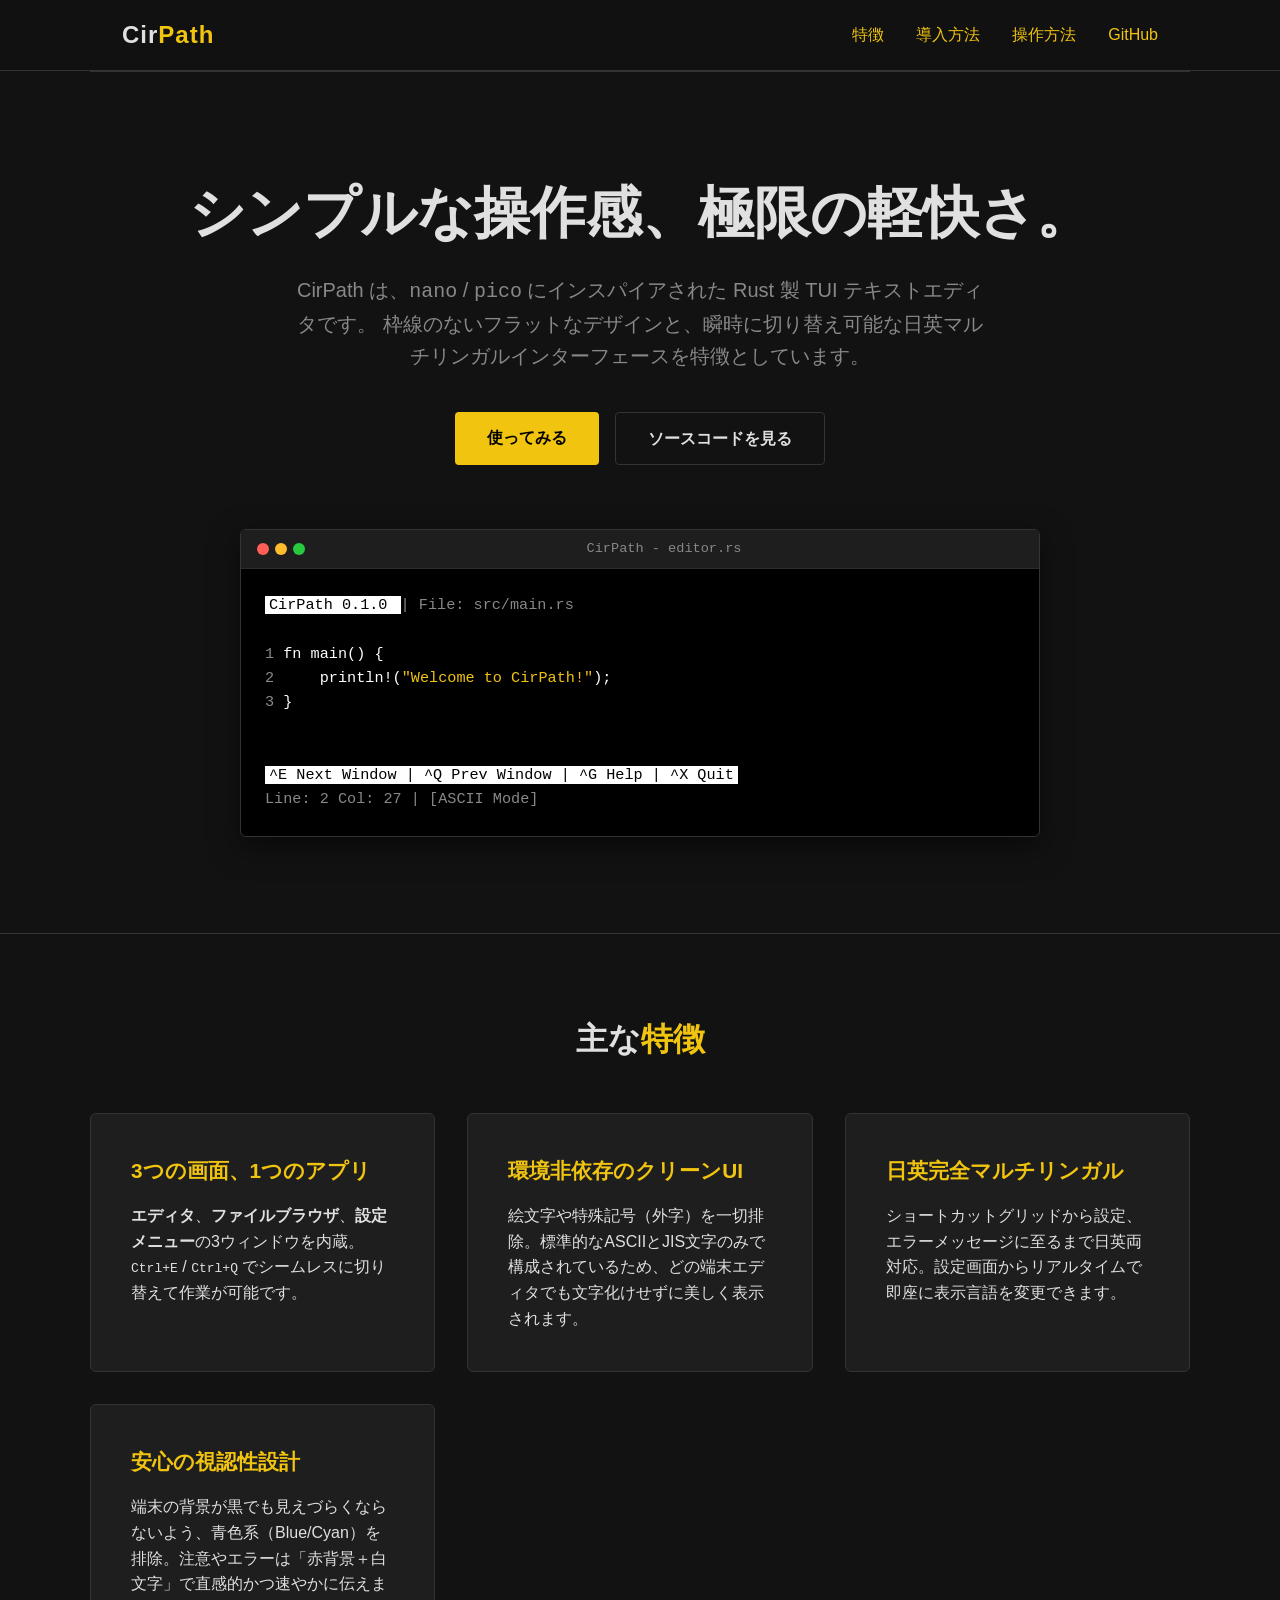
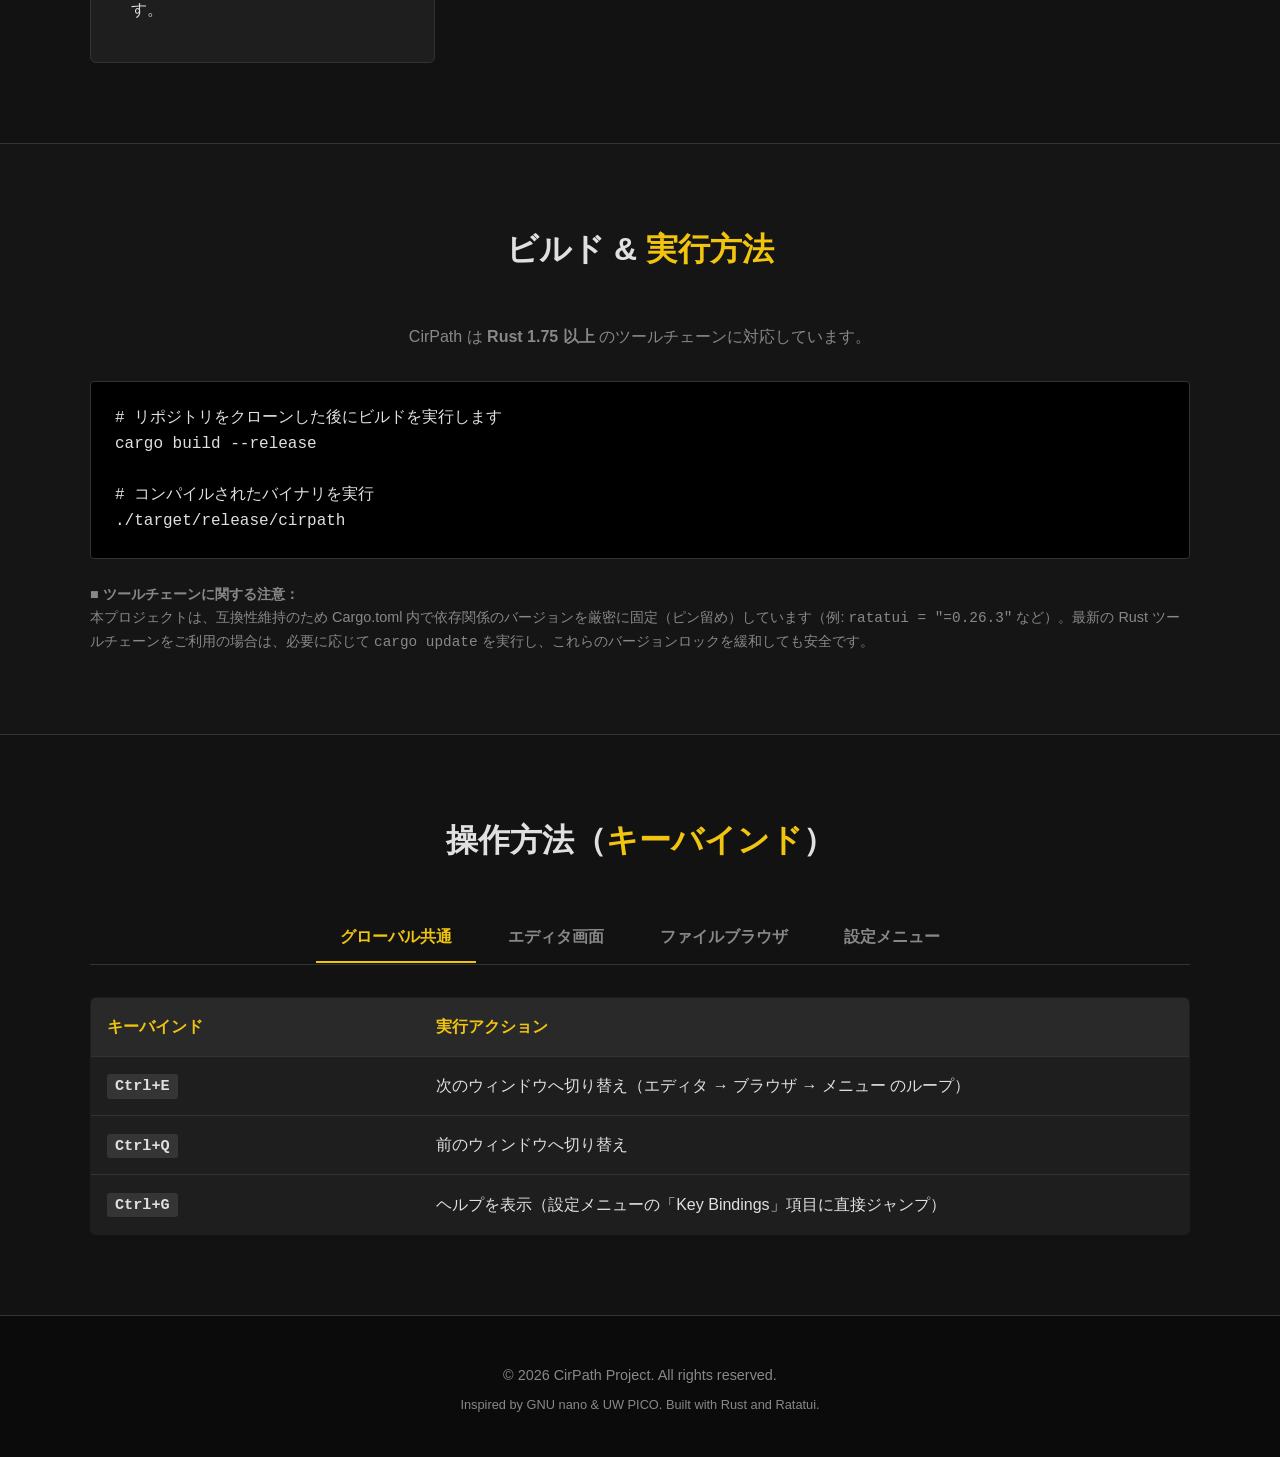
<file: docs/index.html>
<!doctype html>
<html lang="ja">
    <head>
        <meta charset="UTF-8" />
        <meta name="viewport" content="width=device-width, initial-scale=1.0" />
        <title>CirPath - Minimalist Rust TUI Text Editor</title>
        <style>
            /* CirPath カラーパレットを意識したダークテーマベースのCSS
          - メイン背景: #121212 (黒/ダークグレー)
          - アクセント色: #F1C40F (イエロー - ディレクトリ表示色)
          - エラー・警告色: #E74C3C (レッド)
          - テキスト: #E0E0E0 (白)
        */
            :root {
                --bg-color: #121212;
                --container-bg: #1e1e1e;
                --accent-color: #f1c40f;
                --text-color: #e0e0e0;
                --text-muted: #888888;
                --border-color: #333333;
                --error-color: #e74c3c;
                --font-family: "Segoe UI", Tahoma, Geneva, Verdana, sans-serif;
            }

            * {
                box-sizing: border-box;
                margin: 0;
                padding: 0;
            }

            body {
                background-color: var(--bg-color);
                color: var(--text-color);
                font-family: var(--font-family);
                line-height: 1.6;
            }

            a {
                color: var(--accent-color);
                text-decoration: none;
                transition: opacity 0.2s;
            }

            a:hover {
                opacity: 0.8;
            }

            /* ヘッダー・ナビゲーション */
            header {
                border-bottom: 1px solid var(--border-color);
                position: sticky;
                top: 0;
                background-color: rgba(18, 18, 18, 0.95);
                backdrop-filter: blur(5px);
                z-index: 100;
            }

            .nav-container {
                max-width: 1100px;
                margin: 0 auto;
                display: flex;
                justify-content: space-between;
                align-items: center;
                padding: 1rem 2rem;
            }

            .logo {
                font-size: 1.5rem;
                font-weight: bold;
                letter-spacing: 1px;
            }

            .logo span {
                color: var(--accent-color);
            }

            .nav-links {
                display: flex;
                list-style: none;
                gap: 2rem;
            }

            /* ヒーローセクション */
            .hero {
                max-width: 1100px;
                margin: 0 auto;
                padding: 6rem 2rem;
                text-align: center;
            }

            .hero h1 {
                font-size: 3.5rem;
                margin-bottom: 1rem;
                font-weight: 800;
            }

            .hero h1 span {
                color: var(--accent-color);
            }

            .hero p {
                font-size: 1.25rem;
                color: var(--text-muted);
                max-width: 700px;
                margin: 0 auto 2.5rem auto;
            }

            .cta-buttons {
                display: flex;
                justify-content: center;
                gap: 1rem;
                flex-wrap: wrap;
            }

            .btn {
                display: inline-block;
                padding: 0.8rem 2rem;
                font-weight: bold;
                border-radius: 4px;
                transition: all 0.2s ease;
                cursor: pointer;
            }

            .btn-primary {
                background-color: var(--accent-color);
                color: #000;
            }

            .btn-primary:hover {
                background-color: #dfb30d;
                opacity: 1;
            }

            .btn-secondary {
                background-color: transparent;
                color: var(--text-color);
                border: 1px solid var(--border-color);
            }

            .btn-secondary:hover {
                background-color: var(--border-color);
                opacity: 1;
            }

            /* ターミナル風デモ画面 */
            .terminal-demo {
                max-width: 800px;
                margin: 0 auto;
                background-color: #000;
                border: 1px solid var(--border-color);
                border-radius: 6px;
                overflow: hidden;
                box-shadow: 0 10px 30px rgba(0, 0, 0, 0.5);
                text-align: left;
            }

            .terminal-header {
                background-color: #1e1e1e;
                padding: 0.5rem 1rem;
                display: flex;
                justify-content: space-between;
                align-items: center;
                border-bottom: 1px solid #2d2d2d;
            }

            .terminal-buttons {
                display: flex;
                gap: 6px;
            }

            .t-btn {
                width: 12px;
                height: 12px;
                border-radius: 50%;
                background-color: #333;
            }

            .t-title {
                font-size: 0.85rem;
                color: var(--text-muted);
                font-family: monospace;
            }

            .terminal-body {
                padding: 1.5rem;
                font-family: "Courier New", Courier, monospace;
                font-size: 0.95rem;
                color: #fff;
            }

            .t-yellow {
                color: var(--accent-color);
            }
            .t-gray {
                color: var(--text-muted);
            }
            .t-red-bg {
                background-color: var(--error-color);
                color: #fff;
                padding: 0 4px;
            }
            .t-reverse {
                background-color: #fff;
                color: #000;
                padding: 0 4px;
            }

            /* コンテンツセクション共通 */
            section {
                padding: 5rem 2rem;
                border-top: 1px solid var(--border-color);
            }

            .section-container {
                max-width: 1100px;
                margin: 0 auto;
            }

            .section-title {
                font-size: 2rem;
                margin-bottom: 3rem;
                text-align: center;
            }

            .section-title span {
                color: var(--accent-color);
            }

            /* 特徴（Features） */
            .features-grid {
                display: grid;
                grid-template-columns: repeat(auto-fit, minmax(300px, 1fr));
                gap: 2rem;
            }

            .feature-card {
                background-color: var(--container-bg);
                padding: 2.5rem;
                border-radius: 6px;
                border: 1px solid var(--border-color);
            }

            .feature-card h3 {
                font-size: 1.3rem;
                margin-bottom: 1rem;
                color: var(--accent-color);
            }

            /* インストール・ビルド */
            .code-block {
                background-color: #000;
                padding: 1.5rem;
                border-radius: 4px;
                border: 1px solid var(--border-color);
                font-family: monospace;
                font-size: 1rem;
                overflow-x: auto;
                position: relative;
                margin-bottom: 1.5rem;
            }

            .code-block pre {
                margin: 0;
            }

            .build-notes {
                color: var(--text-muted);
                font-size: 0.9rem;
            }

            /* 操作方法（キーバインド）のタブ切り替え */
            .tab-container {
                margin-top: 2rem;
            }

            .tabs {
                display: flex;
                justify-content: center;
                gap: 0.5rem;
                margin-bottom: 2rem;
                border-bottom: 1px solid var(--border-color);
                padding-bottom: 1px;
            }

            .tab-button {
                background: none;
                border: none;
                color: var(--text-muted);
                padding: 0.8rem 1.5rem;
                font-size: 1rem;
                font-weight: bold;
                cursor: pointer;
                border-bottom: 2px solid transparent;
                transition: all 0.2s;
            }

            .tab-button:hover {
                color: var(--text-color);
            }

            .tab-button.active {
                color: var(--accent-color);
                border-bottom-color: var(--accent-color);
            }

            .tab-content {
                display: none;
            }

            .tab-content.active {
                display: block;
            }

            /* テーブルスタイル */
            table {
                width: 100%;
                border-collapse: collapse;
                margin-top: 1rem;
                background-color: var(--container-bg);
                border-radius: 6px;
                overflow: hidden;
                border: 1px solid var(--border-color);
            }

            th,
            td {
                padding: 1rem;
                text-align: left;
                border-bottom: 1px solid var(--border-color);
            }

            th {
                background-color: rgba(255, 255, 255, 0.05);
                font-weight: bold;
                color: var(--accent-color);
            }

            tr:last-child td {
                border-bottom: none;
            }

            td strong {
                font-family: monospace;
                background-color: rgba(255, 255, 255, 0.1);
                padding: 0.2rem 0.5rem;
                border-radius: 3px;
                font-size: 0.95rem;
            }

            /* フッター */
            footer {
                background-color: #0b0b0b;
                padding: 3rem 2rem;
                text-align: center;
                border-top: 1px solid var(--border-color);
                color: var(--text-muted);
                font-size: 0.9rem;
            }

            /* レスポンシブ調整 */
            @media (max-width: 768px) {
                .nav-container {
                    flex-direction: column;
                    gap: 1rem;
                }
                .hero h1 {
                    font-size: 2.5rem;
                }
                .nav-links {
                    gap: 1rem;
                }
                th,
                td {
                    padding: 0.75rem 0.5rem;
                    font-size: 0.9rem;
                }
            }
        </style>
    </head>
    <body>
        <header>
            <div class="nav-container">
                <div class="logo">Cir<span>Path</span></div>
                <ul class="nav-links">
                    <li><a href="#features">特徴</a></li>
                    <li><a href="#install">導入方法</a></li>
                    <li><a href="#controls">操作方法</a></li>
                    <li>
                        <a
                            href="https://github.com/sibainugameing/cirpath"
                            target="_blank"
                            >GitHub</a
                        >
                    </li>
                </ul>
            </div>
        </header>

        <section class="hero">
            <h1>シンプルな操作感、極限の軽快さ。</h1>
            <p>
                CirPath は、<code>nano</code> /
                <code>pico</code> にインスパイアされた Rust 製 TUI
                テキストエディタです。
                枠線のないフラットなデザインと、瞬時に切り替え可能な日英マルチリンガルインターフェースを特徴としています。
            </p>
            <div class="cta-buttons" style="margin-bottom: 4rem">
                <a href="#install" class="btn btn-primary">使ってみる</a>
                <a
                    href="https://github.com/sibainugameing/cirpath"
                    target="_blank"
                    class="btn btn-secondary"
                    >ソースコードを見る</a
                >
            </div>

            <div class="terminal-demo">
                <div class="terminal-header">
                    <div class="terminal-buttons">
                        <div
                            class="t-btn"
                            style="background-color: #ff5f56"
                        ></div>
                        <div
                            class="t-btn"
                            style="background-color: #ffbd2e"
                        ></div>
                        <div
                            class="t-btn"
                            style="background-color: #27c93f"
                        ></div>
                    </div>
                    <div class="t-title">CirPath - editor.rs</div>
                    <div></div>
                </div>
                <div class="terminal-body">
                    <span class="t-reverse"> CirPath 0.1.0 </span>
                    <span class="t-gray">| File: src/main.rs</span><br /><br />
                    <span class="t-gray">1</span> fn main() {<br />
                    <span class="t-gray">2</span>
                    &nbsp;&nbsp;&nbsp;&nbsp;println!(<span class="t-yellow"
                        >"Welcome to CirPath!"</span
                    >);<br />
                    <span class="t-gray">3</span> }<br />
                    <br />
                    <br />
                    <span class="t-reverse"
                        >^E Next Window | ^Q Prev Window | ^G Help | ^X
                        Quit</span
                    ><br />
                    <span class="t-gray">Line: 2 Col: 27 | [ASCII Mode]</span>
                </div>
            </div>
        </section>

        <section id="features">
            <div class="section-container">
                <h2 class="section-title">主な<span>特徴</span></h2>
                <div class="features-grid">
                    <div class="feature-card">
                        <h3>3つの画面、1つのアプリ</h3>
                        <p>
                            <strong>エディタ</strong
                            >、<strong>ファイルブラウザ</strong>、<strong>設定メニュー</strong>の3ウィンドウを内蔵。<code
                                >Ctrl+E</code
                            >
                            /
                            <code>Ctrl+Q</code>
                            でシームレスに切り替えて作業が可能です。
                        </p>
                    </div>
                    <div class="feature-card">
                        <h3>環境非依存のクリーンUI</h3>
                        <p>
                            絵文字や特殊記号（外字）を一切排除。標準的なASCIIとJIS文字のみで構成されているため、どの端末エディタでも文字化けせずに美しく表示されます。
                        </p>
                    </div>
                    <div class="feature-card">
                        <h3>日英完全マルチリンガル</h3>
                        <p>
                            ショートカットグリッドから設定、エラーメッセージに至るまで日英両対応。設定画面からリアルタイムで即座に表示言語を変更できます。
                        </p>
                    </div>
                    <div class="feature-card">
                        <h3>安心の視認性設計</h3>
                        <p>
                            端末の背景が黒でも見えづらくならないよう、青色系（Blue/Cyan）を排除。注意やエラーは「赤背景＋白文字」で直感的かつ速やかに伝えます。
                        </p>
                    </div>
                </div>
            </div>
        </section>

        <section
            id="install"
            style="background-color: rgba(255, 255, 255, 0.01)"
        >
            <div class="section-container">
                <h2 class="section-title">
                    ビルド &amp; <span>実行方法</span>
                </h2>
                <p
                    style="
                        margin-bottom: 2rem;
                        text-align: center;
                        color: var(--text-muted);
                    "
                >
                    CirPath は
                    <strong>Rust 1.75 以上</strong>
                    のツールチェーンに対応しています。
                </p>

                <div class="code-block">
                    <pre>
# リポジトリをクローンした後にビルドを実行します
cargo build --release

# コンパイルされたバイナリを実行
./target/release/cirpath</pre
                    >
                </div>

                <div class="build-notes">
                    <p><strong>■ ツールチェーンに関する注意：</strong></p>
                    <p>
                        本プロジェクトは、互換性維持のため Cargo.toml
                        内で依存関係のバージョンを厳密に固定（ピン留め）しています（例:
                        <code>ratatui = "=0.26.3"</code> など）。最新の Rust
                        ツールチェーンをご利用の場合は、必要に応じて
                        <code>cargo update</code>
                        を実行し、これらのバージョンロックを緩和しても安全です。
                    </p>
                </div>
            </div>
        </section>

        <section id="controls">
            <div class="section-container">
                <h2 class="section-title">
                    操作方法（<span>キーバインド</span>）
                </h2>

                <div class="tab-container">
                    <div class="tabs">
                        <button
                            class="tab-button active"
                            onclick="switchTab(event, 'global')"
                        >
                            グローバル共通
                        </button>
                        <button
                            class="tab-button"
                            onclick="switchTab(event, 'editor')"
                        >
                            エディタ画面
                        </button>
                        <button
                            class="tab-button"
                            onclick="switchTab(event, 'browser')"
                        >
                            ファイルブラウザ
                        </button>
                        <button
                            class="tab-button"
                            onclick="switchTab(event, 'menu')"
                        >
                            設定メニュー
                        </button>
                    </div>

                    <div id="global" class="tab-content active">
                        <table>
                            <thead>
                                <tr>
                                    <th style="width: 30%">キーバインド</th>
                                    <th>実行アクション</th>
                                </tr>
                            </thead>
                            <tbody>
                                <tr>
                                    <td><strong>Ctrl+E</strong></td>
                                    <td>
                                        次のウィンドウへ切り替え（エディタ →
                                        ブラウザ → メニュー のループ）
                                    </td>
                                </tr>
                                <tr>
                                    <td><strong>Ctrl+Q</strong></td>
                                    <td>前のウィンドウへ切り替え</td>
                                </tr>
                                <tr>
                                    <td><strong>Ctrl+G</strong></td>
                                    <td>
                                        ヘルプを表示（設定メニューの「Key
                                        Bindings」項目に直接ジャンプ）
                                    </td>
                                </tr>
                            </tbody>
                        </table>
                    </div>

                    <div id="editor" class="tab-content">
                        <table>
                            <thead>
                                <tr>
                                    <th style="width: 30%">キーバインド</th>
                                    <th>実行アクション</th>
                                </tr>
                            </thead>
                            <tbody>
                                <tr>
                                    <td><strong>任意の文字キー</strong></td>
                                    <td>
                                        カーソル位置に文字を挿入（日本語IMEはOS標準システムがそのまま機能します）
                                    </td>
                                </tr>
                                <tr>
                                    <td><strong>Enter</strong></td>
                                    <td>改行を挿入</td>
                                </tr>
                                <tr>
                                    <td><strong>Backspace / Delete</strong></td>
                                    <td>
                                        カーソルの前/後ろの文字を削除（行の結合も可能）
                                    </td>
                                </tr>
                                <tr>
                                    <td>
                                        <strong
                                            >矢印キー / Home / End / PageUp /
                                            PageDown</strong
                                        >
                                    </td>
                                    <td>カーソルの移動</td>
                                </tr>
                                <tr>
                                    <td><strong>Ctrl+S</strong></td>
                                    <td>ファイルの保存</td>
                                </tr>
                                <tr>
                                    <td><strong>Ctrl+O</strong></td>
                                    <td>
                                        名前を付けて保存（Save As / Write
                                        Out）※プロンプトが表示されます
                                    </td>
                                </tr>
                                <tr>
                                    <td><strong>Ctrl+R</strong></td>
                                    <td>
                                        別のファイルの内容を現在位置に挿入（Read
                                        File）
                                    </td>
                                </tr>
                                <tr>
                                    <td><strong>Ctrl+W</strong></td>
                                    <td>
                                        テキストの検索（Where
                                        Is）。空欄でEnterを押すと前回の検索をリピート
                                    </td>
                                </tr>
                                <tr>
                                    <td><strong>Ctrl+\</strong></td>
                                    <td>
                                        テキスト置換。検索語と置換語を入力し、すべてのマッチを置換
                                    </td>
                                </tr>
                                <tr>
                                    <td><strong>Ctrl+_</strong></td>
                                    <td>指定した行番号にジャンプ</td>
                                </tr>
                                <tr>
                                    <td><strong>Ctrl+K</strong></td>
                                    <td>
                                        現在の行を切り取り（カット）。連続で押すとクリップボードに累積されます
                                    </td>
                                </tr>
                                <tr>
                                    <td><strong>Ctrl+U</strong></td>
                                    <td>
                                        カットした行を貼り付け（Paste / UnCut）
                                    </td>
                                </tr>
                                <tr>
                                    <td><strong>Ctrl+C</strong></td>
                                    <td>
                                        現在のカーソル位置（行・列）および総行数をステータスバーに表示
                                    </td>
                                </tr>
                                <tr>
                                    <td><strong>Ctrl+X</strong></td>
                                    <td>
                                        終了。未保存の変更がある場合は、確認プロンプトが表示されます
                                    </td>
                                </tr>
                                <tr>
                                    <td><strong>Esc</strong></td>
                                    <td>
                                        各プロンプト（検索、置換、保存、行ジャンプなど）のキャンセル
                                    </td>
                                </tr>
                            </tbody>
                        </table>
                    </div>

                    <div id="browser" class="tab-content">
                        <table>
                            <thead>
                                <tr>
                                    <th style="width: 30%">キーバインド</th>
                                    <th>実行アクション</th>
                                </tr>
                            </thead>
                            <tbody>
                                <tr>
                                    <td><strong>Up / Down</strong></td>
                                    <td>
                                        選択する項目（ファイル・フォルダ）を移動
                                    </td>
                                </tr>
                                <tr>
                                    <td><strong>Enter / Right</strong></td>
                                    <td>
                                        選択したフォルダに入る、またはファイルを開く
                                    </td>
                                </tr>
                                <tr>
                                    <td>
                                        <strong>Backspace / Left / u</strong>
                                    </td>
                                    <td>親ディレクトリに移動する</td>
                                </tr>
                                <tr>
                                    <td><strong>g</strong></td>
                                    <td>
                                        絶対パスまたは相対パスを直接入力してジャンプ（現在の位置以外へも移動可能）
                                    </td>
                                </tr>
                                <tr>
                                    <td><strong>n</strong></td>
                                    <td>
                                        現在のディレクトリに新規ファイルを作成
                                    </td>
                                </tr>
                                <tr>
                                    <td><strong>N (Shift+n)</strong></td>
                                    <td>
                                        現在のディレクトリに新規フォルダを作成
                                    </td>
                                </tr>
                                <tr>
                                    <td><strong>r</strong></td>
                                    <td>
                                        選択中のファイルまたはフォルダの名前を変更
                                    </td>
                                </tr>
                                <tr>
                                    <td><strong>d</strong></td>
                                    <td>
                                        選択中のファイルまたはフォルダを削除（y/n
                                        の確認プロンプトが出ます）
                                    </td>
                                </tr>
                                <tr>
                                    <td><strong>Ctrl+H</strong></td>
                                    <td>
                                        隠しファイル（ドットファイル）の表示/非表示を切り替え
                                    </td>
                                </tr>
                                <tr>
                                    <td><strong>Esc</strong></td>
                                    <td>入力プロンプトのキャンセル</td>
                                </tr>
                            </tbody>
                        </table>
                    </div>

                    <div id="menu" class="tab-content">
                        <table>
                            <thead>
                                <tr>
                                    <th style="width: 30%">キーバインド</th>
                                    <th>実行アクション</th>
                                </tr>
                            </thead>
                            <tbody>
                                <tr>
                                    <td><strong>Left / Right</strong></td>
                                    <td>
                                        左側のカテゴリパネルと、右側の詳細設定パネルの間でフォーカスを切り替え
                                    </td>
                                </tr>
                                <tr>
                                    <td><strong>Up / Down</strong></td>
                                    <td>
                                        フォーカスしているパネル内で項目を移動
                                    </td>
                                </tr>
                                <tr>
                                    <td><strong>Enter</strong></td>
                                    <td>
                                        左パネル：右パネルに移動<br />右パネル：選択した設定を適用、または有効/無効の切り替え
                                    </td>
                                </tr>
                            </tbody>
                        </table>
                        <div class="build-notes" style="margin-top: 1.5rem">
                            <p><strong>■ 設定カテゴリについて：</strong></p>
                            <p>
                                <strong>General</strong> (言語の変更)、<strong
                                    >Editor</strong
                                >
                                (エディタ動作)、<strong>File Browser</strong>
                                (ブラウザ動作)、<strong>Key Bindings</strong>
                                (確認用一覧リスト)、<strong>Config File</strong>
                                (<code>config.toml</code>をエディタで直接開いて編集)、<strong
                                    >About</strong
                                >
                                の各カテゴリがあります。変更は即座に反映され、<code>~/.config/cirpath/config.toml</code>に自動保存されます。
                            </p>
                        </div>
                    </div>
                </div>
            </div>
        </section>

        <footer>
            <div class="section-container">
                <p>&copy; 2026 CirPath Project. All rights reserved.</p>
                <p style="margin-top: 0.5rem; font-size: 0.8rem">
                    Inspired by GNU nano &amp; UW PICO. Built with Rust and
                    Ratatui.
                </p>
            </div>
        </footer>

        <script>
            function switchTab(event, tabId) {
                // すべてのタブコンテンツを非表示にする
                const tabContents = document.querySelectorAll(".tab-content");
                tabContents.forEach((content) => {
                    content.classList.remove("active");
                });

                // すべてのタブボタンのアクティブクラスを解除
                const tabButtons = document.querySelectorAll(".tab-button");
                tabButtons.forEach((button) => {
                    button.classList.remove("active");
                });

                // クリックされたタブとボタンをアクティブにする
                document.getElementById(tabId).classList.add("active");
                event.currentTarget.classList.add("active");
            }
        </script>
    </body>
</html>
</file>
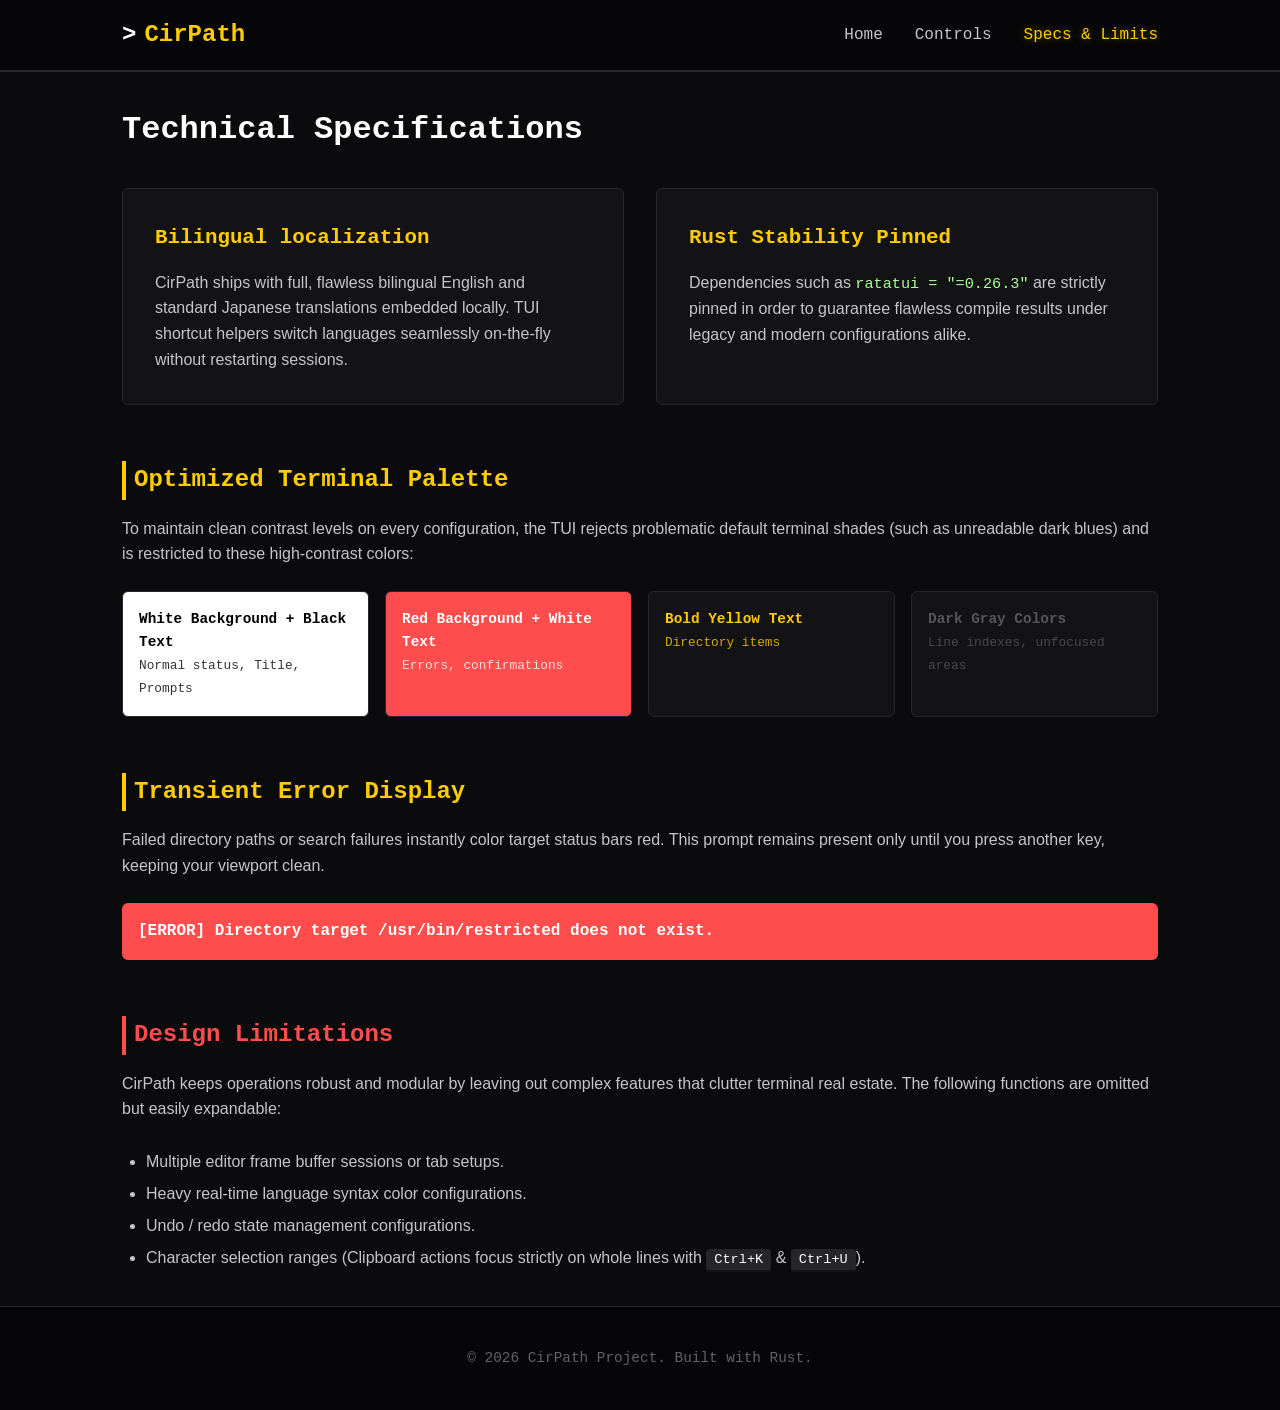
<file: docs/about.html>
<!doctype html>
<html lang="en">
    <head>
        <meta charset="UTF-8" />
        <meta name="viewport" content="width=device-width, initial-scale=1.0" />
        <title>Specs & Limits - CirPath</title>
        <link rel="stylesheet" href="style.css" />
    </head>
    <body>
        <header>
            <div class="nav-container">
                <a href="index.html" class="logo">CirPath</a>
                <button
                    class="menu-toggle"
                    id="menu-toggle"
                    aria-label="Toggle navigation menu"
                >
                    <span></span>
                    <span></span>
                    <span></span>
                </button>
                <nav>
                    <ul id="nav-links">
                        <li><a href="index.html">Home</a></li>
                        <li><a href="docs.html">Controls</a></li>
                        <li>
                            <a href="about.html" class="active"
                                >Specs & Limits</a
                            >
                        </li>
                    </ul>
                </nav>
            </div>
        </header>

        <main>
            <h1
                style="
                    margin-bottom: 2rem;
                    font-family: var(--font-mono);
                    color: var(--text-light);
                "
            >
                Technical Specifications
            </h1>

            <div class="grid">
                <div class="card">
                    <h3>Bilingual localization</h3>
                    <p>
                        CirPath ships with full, flawless bilingual English and
                        standard Japanese translations embedded locally. TUI
                        shortcut helpers switch languages seamlessly on-the-fly
                        without restarting sessions.
                    </p>
                </div>
                <div class="card">
                    <h3>Rust Stability Pinned</h3>
                    <p>
                        Dependencies such as
                        <code>ratatui = "=0.26.3"</code> are strictly pinned in
                        order to guarantee flawless compile results under legacy
                        and modern configurations alike.
                    </p>
                </div>
            </div>

            <section style="margin-bottom: 3.5rem">
                <h2
                    style="
                        color: var(--accent-yellow);
                        margin-bottom: 1rem;
                        border-left: 4px solid var(--accent-yellow);
                        padding-left: 0.5rem;
                        font-family: var(--font-mono);
                    "
                >
                    Optimized Terminal Palette
                </h2>
                <p style="margin-bottom: 1.5rem">
                    To maintain clean contrast levels on every configuration,
                    the TUI rejects problematic default terminal shades (such as
                    unreadable dark blues) and is restricted to these
                    high-contrast colors:
                </p>

                <div class="color-palette-grid">
                    <div
                        class="color-box"
                        style="background-color: #ffffff; color: #000000"
                    >
                        White Background + Black Text<br />
                        <span
                            style="
                                font-size: 0.8rem;
                                opacity: 0.8;
                                font-weight: normal;
                            "
                            >Normal status, Title, Prompts</span
                        >
                    </div>
                    <div
                        class="color-box"
                        style="
                            background-color: var(--accent-red);
                            color: #ffffff;
                        "
                    >
                        Red Background + White Text<br />
                        <span
                            style="
                                font-size: 0.8rem;
                                opacity: 0.8;
                                font-weight: normal;
                            "
                            >Errors, confirmations</span
                        >
                    </div>
                    <div
                        class="color-box"
                        style="
                            background-color: #131316;
                            color: var(--accent-yellow);
                        "
                    >
                        Bold Yellow Text<br />
                        <span
                            style="
                                font-size: 0.8rem;
                                opacity: 0.8;
                                font-weight: normal;
                            "
                            >Directory items</span
                        >
                    </div>
                    <div
                        class="color-box"
                        style="background-color: #131316; color: #55555c"
                    >
                        Dark Gray Colors<br />
                        <span
                            style="
                                font-size: 0.8rem;
                                opacity: 0.8;
                                font-weight: normal;
                            "
                            >Line indexes, unfocused areas</span
                        >
                    </div>
                </div>
            </section>

            <section style="margin-bottom: 3.5rem">
                <h2
                    style="
                        color: var(--accent-yellow);
                        margin-bottom: 1rem;
                        border-left: 4px solid var(--accent-yellow);
                        padding-left: 0.5rem;
                        font-family: var(--font-mono);
                    "
                >
                    Transient Error Display
                </h2>
                <p style="margin-bottom: 1rem">
                    Failed directory paths or search failures instantly color
                    target status bars red. This prompt remains present only
                    until you press another key, keeping your viewport clean.
                </p>
                <div class="error-callout">
                    [ERROR] Directory target /usr/bin/restricted does not exist.
                </div>
            </section>

            <section style="margin-bottom: 2rem">
                <h2
                    style="
                        color: var(--accent-red);
                        margin-bottom: 1rem;
                        border-left: 4px solid var(--accent-red);
                        padding-left: 0.5rem;
                        font-family: var(--font-mono);
                    "
                >
                    Design Limitations
                </h2>
                <p>
                    CirPath keeps operations robust and modular by leaving out
                    complex features that clutter terminal real estate. The
                    following functions are omitted but easily expandable:
                </p>
                <ul
                    style="
                        margin: 1.5rem 0;
                        padding-left: 1.5rem;
                        line-height: 2;
                    "
                >
                    <li>
                        Multiple editor frame buffer sessions or tab setups.
                    </li>
                    <li>
                        Heavy real-time language syntax color configurations.
                    </li>
                    <li>Undo / redo state management configurations.</li>
                    <li>
                        Character selection ranges (Clipboard actions focus
                        strictly on whole lines with <kbd>Ctrl+K</kbd> &
                        <kbd>Ctrl+U</kbd>).
                    </li>
                </ul>
            </section>
        </main>

        <footer>&copy; 2026 CirPath Project. Built with Rust.</footer>

        <script src="app.js"></script>
    </body>
</html>
</file>
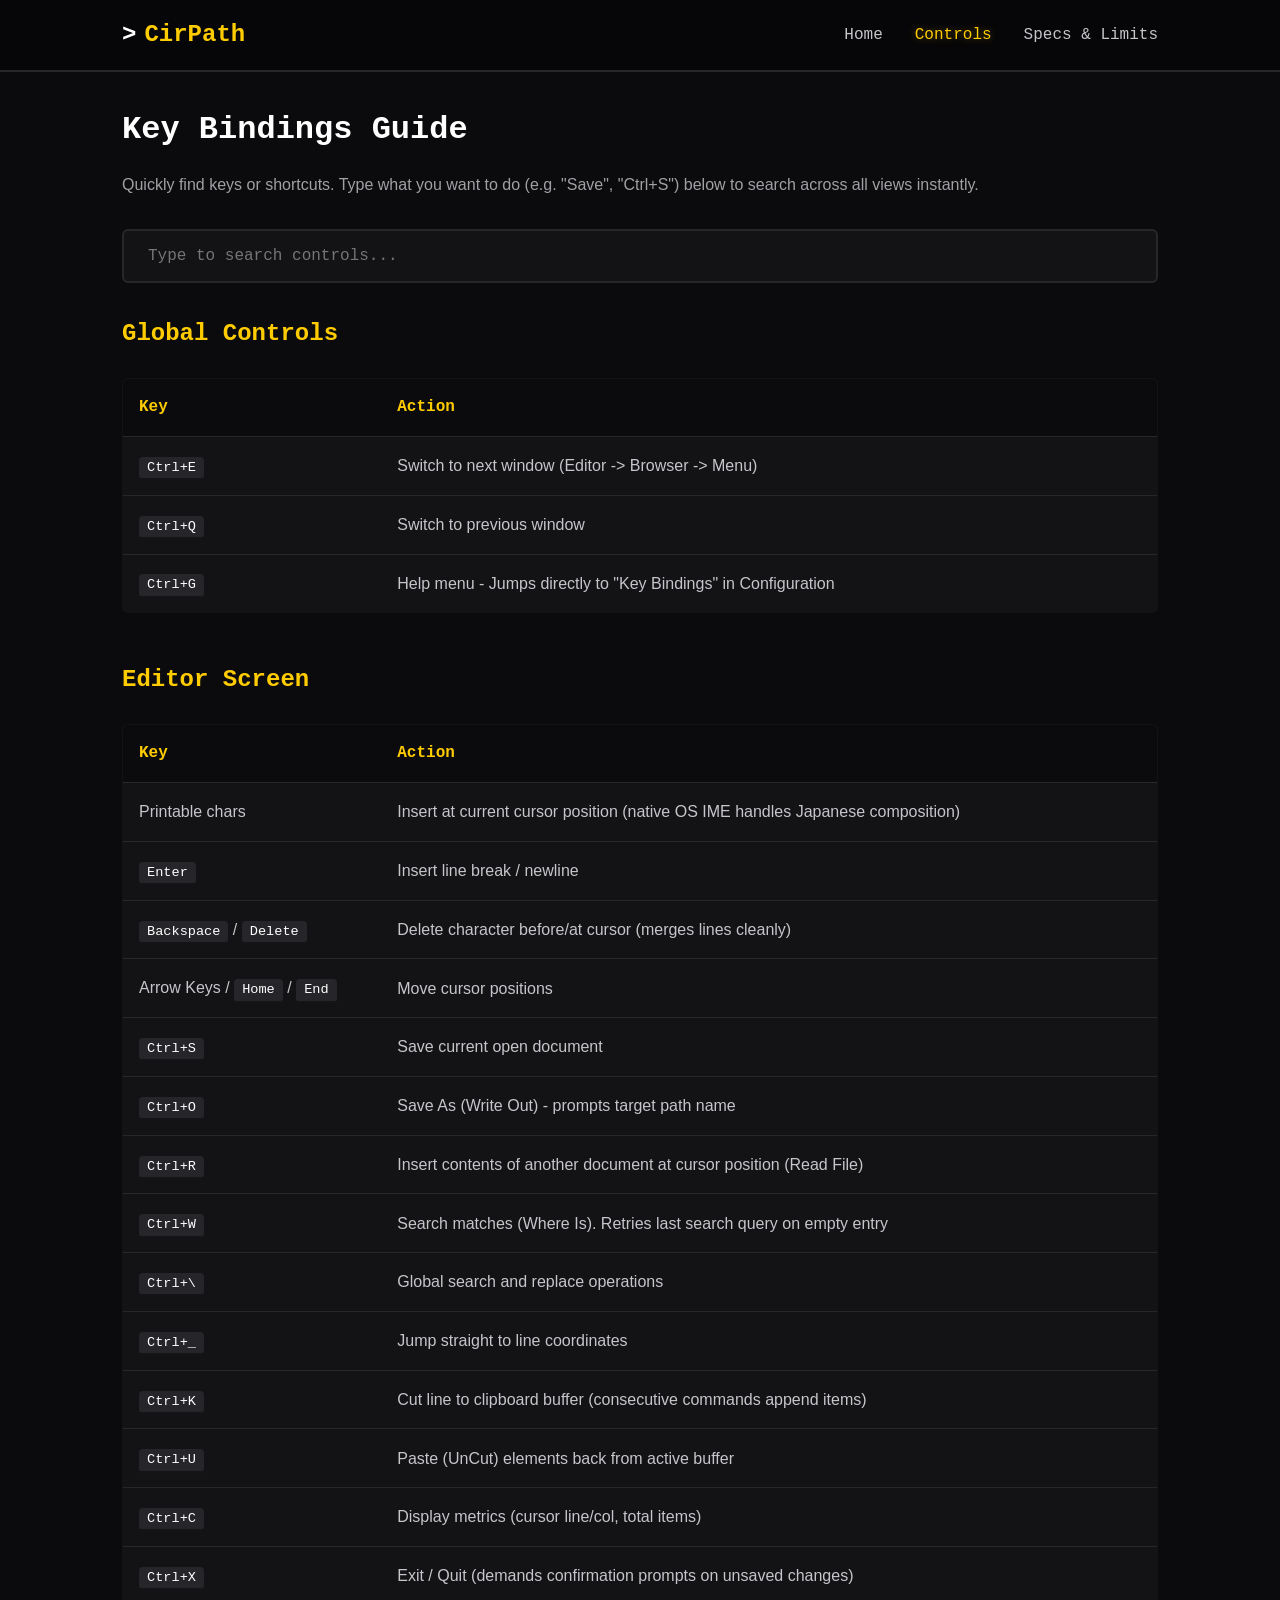
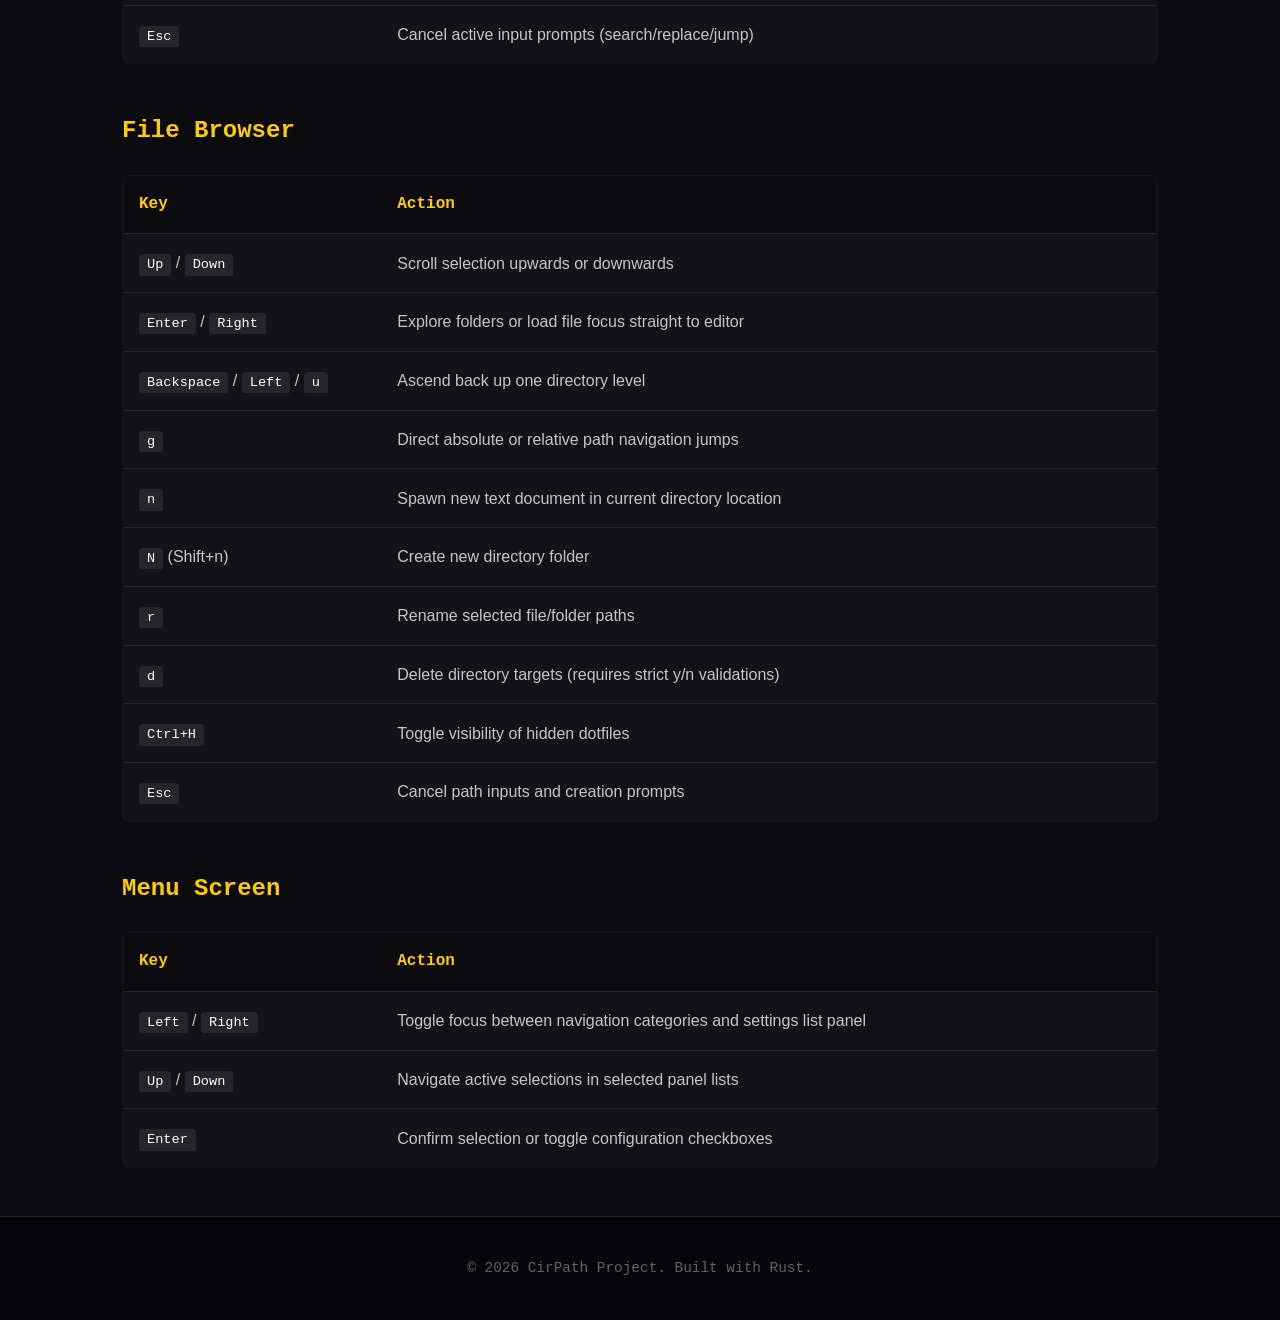
<file: docs/docs.html>
<!doctype html>
<html lang="en">
    <head>
        <meta charset="UTF-8" />
        <meta name="viewport" content="width=device-width, initial-scale=1.0" />
        <title>Controls - CirPath</title>
        <link rel="stylesheet" href="style.css" />
    </head>
    <body>
        <header>
            <div class="nav-container">
                <a href="index.html" class="logo">CirPath</a>
                <button
                    class="menu-toggle"
                    id="menu-toggle"
                    aria-label="Toggle navigation menu"
                >
                    <span></span>
                    <span></span>
                    <span></span>
                </button>
                <nav>
                    <ul id="nav-links">
                        <li><a href="index.html">Home</a></li>
                        <li><a href="docs.html" class="active">Controls</a></li>
                        <li><a href="about.html">Specs & Limits</a></li>
                    </ul>
                </nav>
            </div>
        </header>

        <main>
            <h1
                style="
                    margin-bottom: 1rem;
                    font-family: var(--font-mono);
                    color: var(--text-light);
                "
            >
                Key Bindings Guide
            </h1>
            <p style="color: #a0a0a5; margin-bottom: 2rem">
                Quickly find keys or shortcuts. Type what you want to do (e.g.
                "Save", "Ctrl+S") below to search across all views instantly.
            </p>

            <div class="search-container">
                <input
                    type="text"
                    id="key-search"
                    class="search-input"
                    placeholder="Type to search controls..."
                />
            </div>

            <section class="docs-section" style="margin-bottom: 3rem">
                <h2
                    style="
                        color: var(--accent-yellow);
                        margin-bottom: 1rem;
                        font-family: var(--font-mono);
                    "
                >
                    Global Controls
                </h2>
                <table>
                    <thead>
                        <tr>
                            <th style="width: 25%">Key</th>
                            <th>Action</th>
                        </tr>
                    </thead>
                    <tbody class="searchable-tbody">
                        <tr>
                            <td><kbd>Ctrl+E</kbd></td>
                            <td>
                                Switch to next window (Editor -> Browser ->
                                Menu)
                            </td>
                        </tr>
                        <tr>
                            <td><kbd>Ctrl+Q</kbd></td>
                            <td>Switch to previous window</td>
                        </tr>
                        <tr>
                            <td><kbd>Ctrl+G</kbd></td>
                            <td>
                                Help menu - Jumps directly to "Key Bindings" in
                                Configuration
                            </td>
                        </tr>
                    </tbody>
                </table>
            </section>

            <section class="docs-section" style="margin-bottom: 3rem">
                <h2
                    style="
                        color: var(--accent-yellow);
                        margin-bottom: 1rem;
                        font-family: var(--font-mono);
                    "
                >
                    Editor Screen
                </h2>
                <table>
                    <thead>
                        <tr>
                            <th style="width: 25%">Key</th>
                            <th>Action</th>
                        </tr>
                    </thead>
                    <tbody class="searchable-tbody">
                        <tr>
                            <td>Printable chars</td>
                            <td>
                                Insert at current cursor position (native OS IME
                                handles Japanese composition)
                            </td>
                        </tr>
                        <tr>
                            <td><kbd>Enter</kbd></td>
                            <td>Insert line break / newline</td>
                        </tr>
                        <tr>
                            <td><kbd>Backspace</kbd> / <kbd>Delete</kbd></td>
                            <td>
                                Delete character before/at cursor (merges lines
                                cleanly)
                            </td>
                        </tr>
                        <tr>
                            <td>
                                Arrow Keys / <kbd>Home</kbd> / <kbd>End</kbd>
                            </td>
                            <td>Move cursor positions</td>
                        </tr>
                        <tr>
                            <td><kbd>Ctrl+S</kbd></td>
                            <td>Save current open document</td>
                        </tr>
                        <tr>
                            <td><kbd>Ctrl+O</kbd></td>
                            <td>
                                Save As (Write Out) - prompts target path name
                            </td>
                        </tr>
                        <tr>
                            <td><kbd>Ctrl+R</kbd></td>
                            <td>
                                Insert contents of another document at cursor
                                position (Read File)
                            </td>
                        </tr>
                        <tr>
                            <td><kbd>Ctrl+W</kbd></td>
                            <td>
                                Search matches (Where Is). Retries last search
                                query on empty entry
                            </td>
                        </tr>
                        <tr>
                            <td><kbd>Ctrl+\</kbd></td>
                            <td>Global search and replace operations</td>
                        </tr>
                        <tr>
                            <td><kbd>Ctrl+_</kbd></td>
                            <td>Jump straight to line coordinates</td>
                        </tr>
                        <tr>
                            <td><kbd>Ctrl+K</kbd></td>
                            <td>
                                Cut line to clipboard buffer (consecutive
                                commands append items)
                            </td>
                        </tr>
                        <tr>
                            <td><kbd>Ctrl+U</kbd></td>
                            <td>
                                Paste (UnCut) elements back from active buffer
                            </td>
                        </tr>
                        <tr>
                            <td><kbd>Ctrl+C</kbd></td>
                            <td>
                                Display metrics (cursor line/col, total items)
                            </td>
                        </tr>
                        <tr>
                            <td><kbd>Ctrl+X</kbd></td>
                            <td>
                                Exit / Quit (demands confirmation prompts on
                                unsaved changes)
                            </td>
                        </tr>
                        <tr>
                            <td><kbd>Esc</kbd></td>
                            <td>
                                Cancel active input prompts
                                (search/replace/jump)
                            </td>
                        </tr>
                    </tbody>
                </table>
            </section>

            <section class="docs-section" style="margin-bottom: 3rem">
                <h2
                    style="
                        color: var(--accent-yellow);
                        margin-bottom: 1rem;
                        font-family: var(--font-mono);
                    "
                >
                    File Browser
                </h2>
                <table>
                    <thead>
                        <tr>
                            <th style="width: 25%">Key</th>
                            <th>Action</th>
                        </tr>
                    </thead>
                    <tbody class="searchable-tbody">
                        <tr>
                            <td><kbd>Up</kbd> / <kbd>Down</kbd></td>
                            <td>Scroll selection upwards or downwards</td>
                        </tr>
                        <tr>
                            <td><kbd>Enter</kbd> / <kbd>Right</kbd></td>
                            <td>
                                Explore folders or load file focus straight to
                                editor
                            </td>
                        </tr>
                        <tr>
                            <td>
                                <kbd>Backspace</kbd> / <kbd>Left</kbd> /
                                <kbd>u</kbd>
                            </td>
                            <td>Ascend back up one directory level</td>
                        </tr>
                        <tr>
                            <td><kbd>g</kbd></td>
                            <td>
                                Direct absolute or relative path navigation
                                jumps
                            </td>
                        </tr>
                        <tr>
                            <td><kbd>n</kbd></td>
                            <td>
                                Spawn new text document in current directory
                                location
                            </td>
                        </tr>
                        <tr>
                            <td><kbd>N</kbd> (Shift+n)</td>
                            <td>Create new directory folder</td>
                        </tr>
                        <tr>
                            <td><kbd>r</kbd></td>
                            <td>Rename selected file/folder paths</td>
                        </tr>
                        <tr>
                            <td><kbd>d</kbd></td>
                            <td>
                                Delete directory targets (requires strict y/n
                                validations)
                            </td>
                        </tr>
                        <tr>
                            <td><kbd>Ctrl+H</kbd></td>
                            <td>Toggle visibility of hidden dotfiles</td>
                        </tr>
                        <tr>
                            <td><kbd>Esc</kbd></td>
                            <td>Cancel path inputs and creation prompts</td>
                        </tr>
                    </tbody>
                </table>
            </section>

            <section class="docs-section" style="margin-bottom: 3rem">
                <h2
                    style="
                        color: var(--accent-yellow);
                        margin-bottom: 1rem;
                        font-family: var(--font-mono);
                    "
                >
                    Menu Screen
                </h2>
                <table>
                    <thead>
                        <tr>
                            <th style="width: 25%">Key</th>
                            <th>Action</th>
                        </tr>
                    </thead>
                    <tbody class="searchable-tbody">
                        <tr>
                            <td><kbd>Left</kbd> / <kbd>Right</kbd></td>
                            <td>
                                Toggle focus between navigation categories and
                                settings list panel
                            </td>
                        </tr>
                        <tr>
                            <td><kbd>Up</kbd> / <kbd>Down</kbd></td>
                            <td>
                                Navigate active selections in selected panel
                                lists
                            </td>
                        </tr>
                        <tr>
                            <td><kbd>Enter</kbd></td>
                            <td>
                                Confirm selection or toggle configuration
                                checkboxes
                            </td>
                        </tr>
                    </tbody>
                </table>
            </section>
        </main>

        <footer>&copy; 2026 CirPath Project. Built with Rust.</footer>

        <script src="app.js"></script>
    </body>
</html>
</file>
<file: docs/style.css>
/* style.css */
:root {
    --bg-color: #0b0b0d;
    --card-bg: #131316;
    --text-color: #c5c5ca;
    --text-light: #ffffff;
    --accent-yellow: #ffcc00;
    --accent-red: #ff4d4d;
    --border-color: #26262b;
    --font-mono: "Courier New", Courier, monospace;
    --terminal-green: #39ff14;
}

* {
    box-sizing: border-box;
    margin: 0;
    padding: 0;
}

/* Custom Scrollbar for Terminal Vibe */
::-webkit-scrollbar {
    width: 8px;
    height: 8px;
}
::-webkit-scrollbar-track {
    background: #0b0b0d;
}
::-webkit-scrollbar-thumb {
    background: #26262b;
    border-radius: 4px;
}
::-webkit-scrollbar-thumb:hover {
    background: var(--accent-yellow);
}

body {
    background-color: var(--bg-color);
    color: var(--text-color);
    font-family:
        -apple-system, BlinkMacSystemFont, "Segoe UI", Roboto, sans-serif;
    line-height: 1.6;
    overflow-x: hidden;
}

/* Header & Navigation */
header {
    background-color: #060608;
    border-bottom: 2px solid var(--border-color);
    position: sticky;
    top: 0;
    z-index: 100;
}

.nav-container {
    max-width: 1100px;
    margin: 0 auto;
    display: flex;
    justify-content: space-between;
    align-items: center;
    padding: 1rem 2rem;
}

.logo {
    font-family: var(--font-mono);
    font-size: 1.5rem;
    font-weight: bold;
    color: var(--accent-yellow);
    text-decoration: none;
    display: flex;
    align-items: center;
    gap: 0.5rem;
}

.logo::before {
    content: ">";
    color: var(--text-light);
}

/* Hamburger Menu Toggle */
.menu-toggle {
    display: none;
    flex-direction: column;
    gap: 5px;
    background: none;
    border: none;
    cursor: pointer;
}

.menu-toggle span {
    display: block;
    width: 25px;
    height: 2px;
    background-color: var(--text-color);
    transition: 0.3s;
}

nav ul {
    display: flex;
    list-style: none;
    gap: 2rem;
}

nav a {
    color: var(--text-color);
    text-decoration: none;
    font-weight: 500;
    font-family: var(--font-mono);
    transition:
        color 0.2s,
        text-shadow 0.2s;
    padding: 0.5rem 0;
}

nav a:hover,
nav a.active {
    color: var(--accent-yellow);
    text-shadow: 0 0 8px rgba(255, 204, 0, 0.4);
}

/* Main Container */
main {
    max-width: 1100px;
    margin: 2rem auto;
    padding: 0 2rem;
    min-height: calc(100vh - 200px);
}

/* Hero Section */
.hero {
    text-align: center;
    padding: 5rem 1.5rem;
    background: radial-gradient(
        circle at center,
        #18181f 0%,
        var(--bg-color) 100%
    );
    border-radius: 8px;
    margin-bottom: 3.5rem;
    border: 1px solid var(--border-color);
    position: relative;
}

.hero h1 {
    font-family: var(--font-mono);
    font-size: 3.5rem;
    color: var(--text-light);
    margin-bottom: 1rem;
    letter-spacing: -1px;
}

.hero p {
    font-size: 1.3rem;
    max-width: 750px;
    margin: 0 auto 2.5rem auto;
    color: #a0a0a5;
}

/* Buttons */
.btn {
    display: inline-block;
    background-color: var(--accent-yellow);
    color: #000;
    padding: 0.8rem 2rem;
    font-family: var(--font-mono);
    font-weight: bold;
    text-decoration: none;
    border-radius: 4px;
    transition:
        transform 0.1s,
        box-shadow 0.2s;
    border: none;
    cursor: pointer;
}

.btn:hover {
    transform: translateY(-2px);
    box-shadow: 0 4px 15px rgba(255, 204, 0, 0.3);
}

.btn-secondary {
    background-color: transparent;
    color: var(--text-light);
    border: 1px solid var(--border-color);
    margin-left: 1rem;
}

.btn-secondary:hover {
    background-color: #16161a;
    border-color: var(--accent-yellow);
    box-shadow: none;
}

/* Grid System */
.grid {
    display: grid;
    grid-template-columns: repeat(auto-fit, minmax(320px, 1fr));
    gap: 2rem;
    margin-bottom: 3.5rem;
}

.card {
    background-color: var(--card-bg);
    border: 1px solid var(--border-color);
    border-radius: 6px;
    padding: 2rem;
    transition: border-color 0.3s;
}

.card:hover {
    border-color: #44444c;
}

.card h3 {
    color: var(--accent-yellow);
    margin-bottom: 1rem;
    font-family: var(--font-mono);
    font-size: 1.3rem;
    display: flex;
    align-items: center;
    gap: 0.5rem;
}

/* Dynamic Interactive Terminal Simulator */
.terminal-simulator {
    background-color: #000;
    border: 2px solid var(--border-color);
    border-radius: 8px;
    overflow: hidden;
    margin: 3rem 0;
    font-family: var(--font-mono);
    box-shadow: 0 10px 30px rgba(0, 0, 0, 0.5);
}

.terminal-header {
    background-color: #131316;
    border-bottom: 1px solid var(--border-color);
    display: flex;
    justify-content: space-between;
    align-items: center;
    padding: 0.5rem 1rem;
}

.terminal-dots {
    display: flex;
    gap: 6px;
}

.terminal-dot {
    width: 12px;
    height: 12px;
    border-radius: 50%;
    background-color: #333;
}

.terminal-dot.red {
    background-color: var(--accent-red);
}
.terminal-dot.yellow {
    background-color: var(--accent-yellow);
}
.terminal-dot.green {
    background-color: #28c93f;
}

.terminal-tabs {
    display: flex;
    gap: 0.2rem;
}

.terminal-tab-btn {
    background: none;
    border: none;
    color: #777;
    padding: 0.4rem 1rem;
    cursor: pointer;
    font-family: var(--font-mono);
    font-size: 0.9rem;
    font-weight: bold;
    border-radius: 4px 4px 0 0;
    transition: 0.2s;
}

.terminal-tab-btn:hover {
    color: var(--text-light);
}

.terminal-tab-btn.active {
    background-color: #1f1f24;
    color: var(--accent-yellow);
    border-bottom: 2px solid var(--accent-yellow);
}

.terminal-body {
    padding: 1.5rem;
    min-height: 280px;
    font-size: 0.95rem;
    line-height: 1.5;
    background-color: #050507;
    position: relative;
}

/* Simulated TUI Elements */
.tui-title-bar {
    background-color: #fff;
    color: #000;
    padding: 2px 10px;
    font-weight: bold;
    display: flex;
    justify-content: space-between;
    font-size: 0.85rem;
    margin-bottom: 1rem;
}

.tui-content {
    min-height: 180px;
    color: #e0e0e0;
    white-space: pre-wrap;
}

.tui-line-nums {
    color: #555;
    user-select: none;
    padding-right: 1rem;
    border-right: 1px solid #222;
    margin-right: 1rem;
    text-align: right;
    display: inline-block;
}

.tui-status-bar {
    background-color: #fff;
    color: #000;
    padding: 2px 10px;
    font-weight: bold;
    font-size: 0.85rem;
    margin-top: 1rem;
    display: flex;
    justify-content: space-between;
}

.tui-status-bar.error-msg {
    background-color: var(--accent-red);
    color: #fff;
}

.tui-shortcuts {
    display: grid;
    grid-template-columns: repeat(6, 1fr);
    gap: 0.5rem;
    margin-top: 0.8rem;
    font-size: 0.8rem;
    border-top: 1px solid #222;
    padding-top: 0.8rem;
}

.tui-shortcut-item {
    color: var(--text-light);
}

.tui-shortcut-item span {
    color: var(--accent-yellow);
    font-weight: bold;
}

/* File Browser Mockup Specifics */
.directory-entry {
    color: var(--accent-yellow);
    font-weight: bold;
}

.file-entry {
    color: var(--text-color);
}

.selected-row {
    background-color: #222;
}

/* Code block container with interactive copy button */
.code-block-wrapper {
    position: relative;
    margin: 1.5rem 0;
}

.copy-btn {
    position: absolute;
    top: 10px;
    right: 10px;
    background-color: #1f1f24;
    color: var(--text-color);
    border: 1px solid var(--border-color);
    padding: 0.4rem 0.8rem;
    font-family: var(--font-mono);
    font-size: 0.8rem;
    border-radius: 4px;
    cursor: pointer;
    transition: 0.2s;
}

.copy-btn:hover {
    border-color: var(--accent-yellow);
    color: var(--accent-yellow);
}

pre {
    background-color: #050507;
    border: 1px solid var(--border-color);
    padding: 1.25rem;
    border-radius: 6px;
    overflow-x: auto;
}

code {
    font-family: var(--font-mono);
    color: #a9ff94;
    font-size: 0.95rem;
}

/* Interactive Search Bar for Docs */
.search-container {
    margin: 2rem 0;
    position: relative;
}

.search-input {
    width: 100%;
    background-color: var(--card-bg);
    border: 2px solid var(--border-color);
    color: var(--text-light);
    padding: 1rem 1.5rem;
    border-radius: 6px;
    font-size: 1rem;
    font-family: var(--font-mono);
    transition:
        border-color 0.2s,
        box-shadow 0.2s;
}

.search-input:focus {
    outline: none;
    border-color: var(--accent-yellow);
    box-shadow: 0 0 10px rgba(255, 204, 0, 0.15);
}

/* Keyboard Styling */
kbd {
    background-color: #25252a;
    color: var(--text-light);
    padding: 0.2rem 0.5rem;
    border-radius: 4px;
    font-family: var(--font-mono);
    font-size: 0.85rem;
    border-bottom: 2px solid #141416;
}

/* Standard Tables */
table {
    width: 100%;
    border-collapse: collapse;
    margin: 1.5rem 0;
    background-color: var(--card-bg);
    border: 1px solid var(--border-color);
    border-radius: 6px;
    overflow: hidden;
}

th,
td {
    padding: 1rem;
    text-align: left;
    border-bottom: 1px solid var(--border-color);
}

th {
    background-color: #0b0b0d;
    color: var(--accent-yellow);
    font-family: var(--font-mono);
    font-weight: bold;
}

tr:hover {
    background-color: #17171c;
}

tr.hidden {
    display: none !important;
}

/* Special Alert and Color Blocks */
.error-callout {
    background-color: var(--accent-red);
    color: white;
    padding: 1rem;
    border-radius: 6px;
    margin: 1.5rem 0;
    font-weight: bold;
    font-family: var(--font-mono);
}

.color-palette-grid {
    display: grid;
    grid-template-columns: repeat(auto-fit, minmax(220px, 1fr));
    gap: 1rem;
    margin: 1.5rem 0;
}

.color-box {
    padding: 1rem;
    border-radius: 6px;
    font-family: var(--font-mono);
    font-weight: bold;
    font-size: 0.9rem;
    border: 1px solid var(--border-color);
}

/* Footer styling */
footer {
    background-color: #060608;
    border-top: 1px solid var(--border-color);
    text-align: center;
    padding: 2.5rem;
    color: #61616a;
    font-size: 0.9rem;
    font-family: var(--font-mono);
}

/* Mobile Responsiveness Rules */
@media (max-width: 768px) {
    .nav-container {
        position: relative;
        padding: 1rem;
    }
    .menu-toggle {
        display: flex;
    }
    nav ul {
        display: none;
        flex-direction: column;
        width: 100%;
        position: absolute;
        top: 100%;
        left: 0;
        background-color: #060608;
        border-bottom: 2px solid var(--border-color);
        padding: 1rem 2rem;
        gap: 1rem;
    }
    nav ul.active {
        display: flex;
    }
    .hero h1 {
        font-size: 2.5rem;
    }
    .hero p {
        font-size: 1.1rem;
    }
    .tui-shortcuts {
        grid-template-columns: repeat(3, 1fr);
        gap: 0.4rem;
    }
    .btn {
        width: 100%;
        margin-bottom: 1rem;
    }
    .btn-secondary {
        margin-left: 0;
    }
}
</file>
